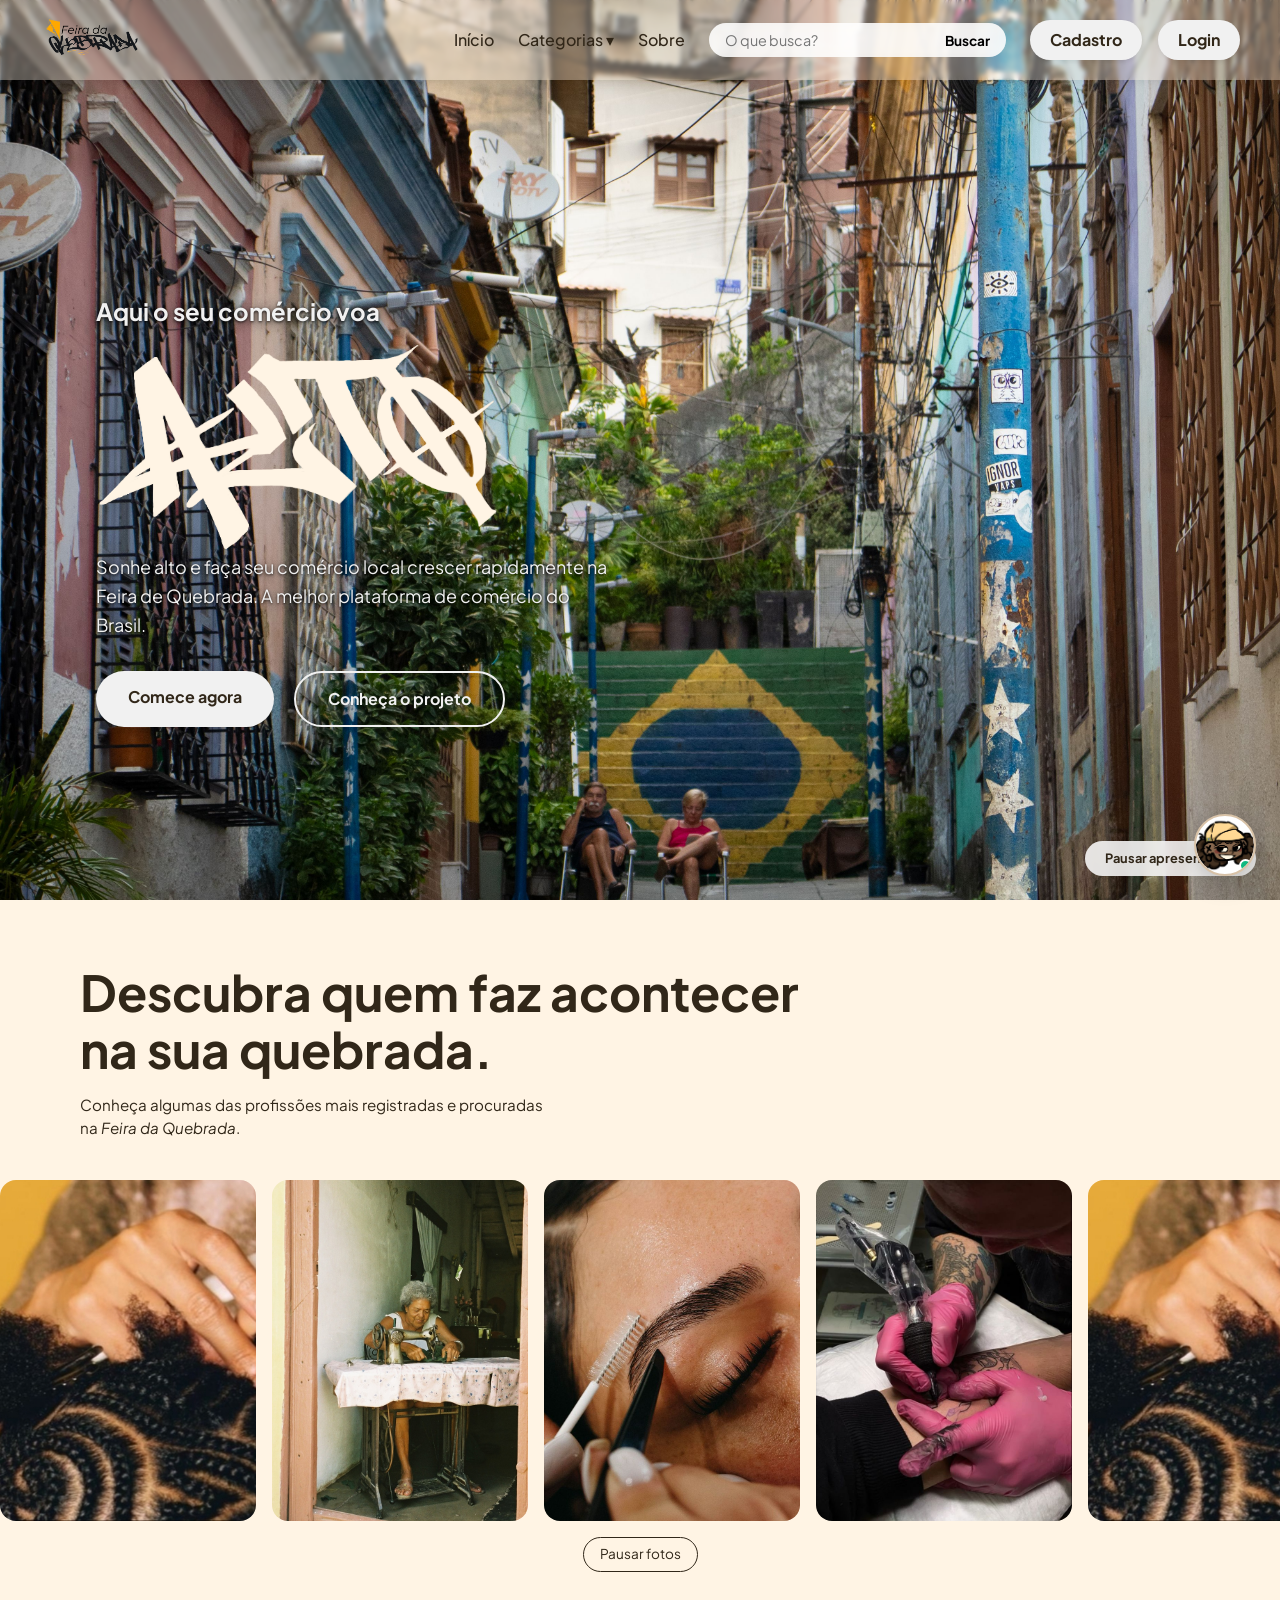
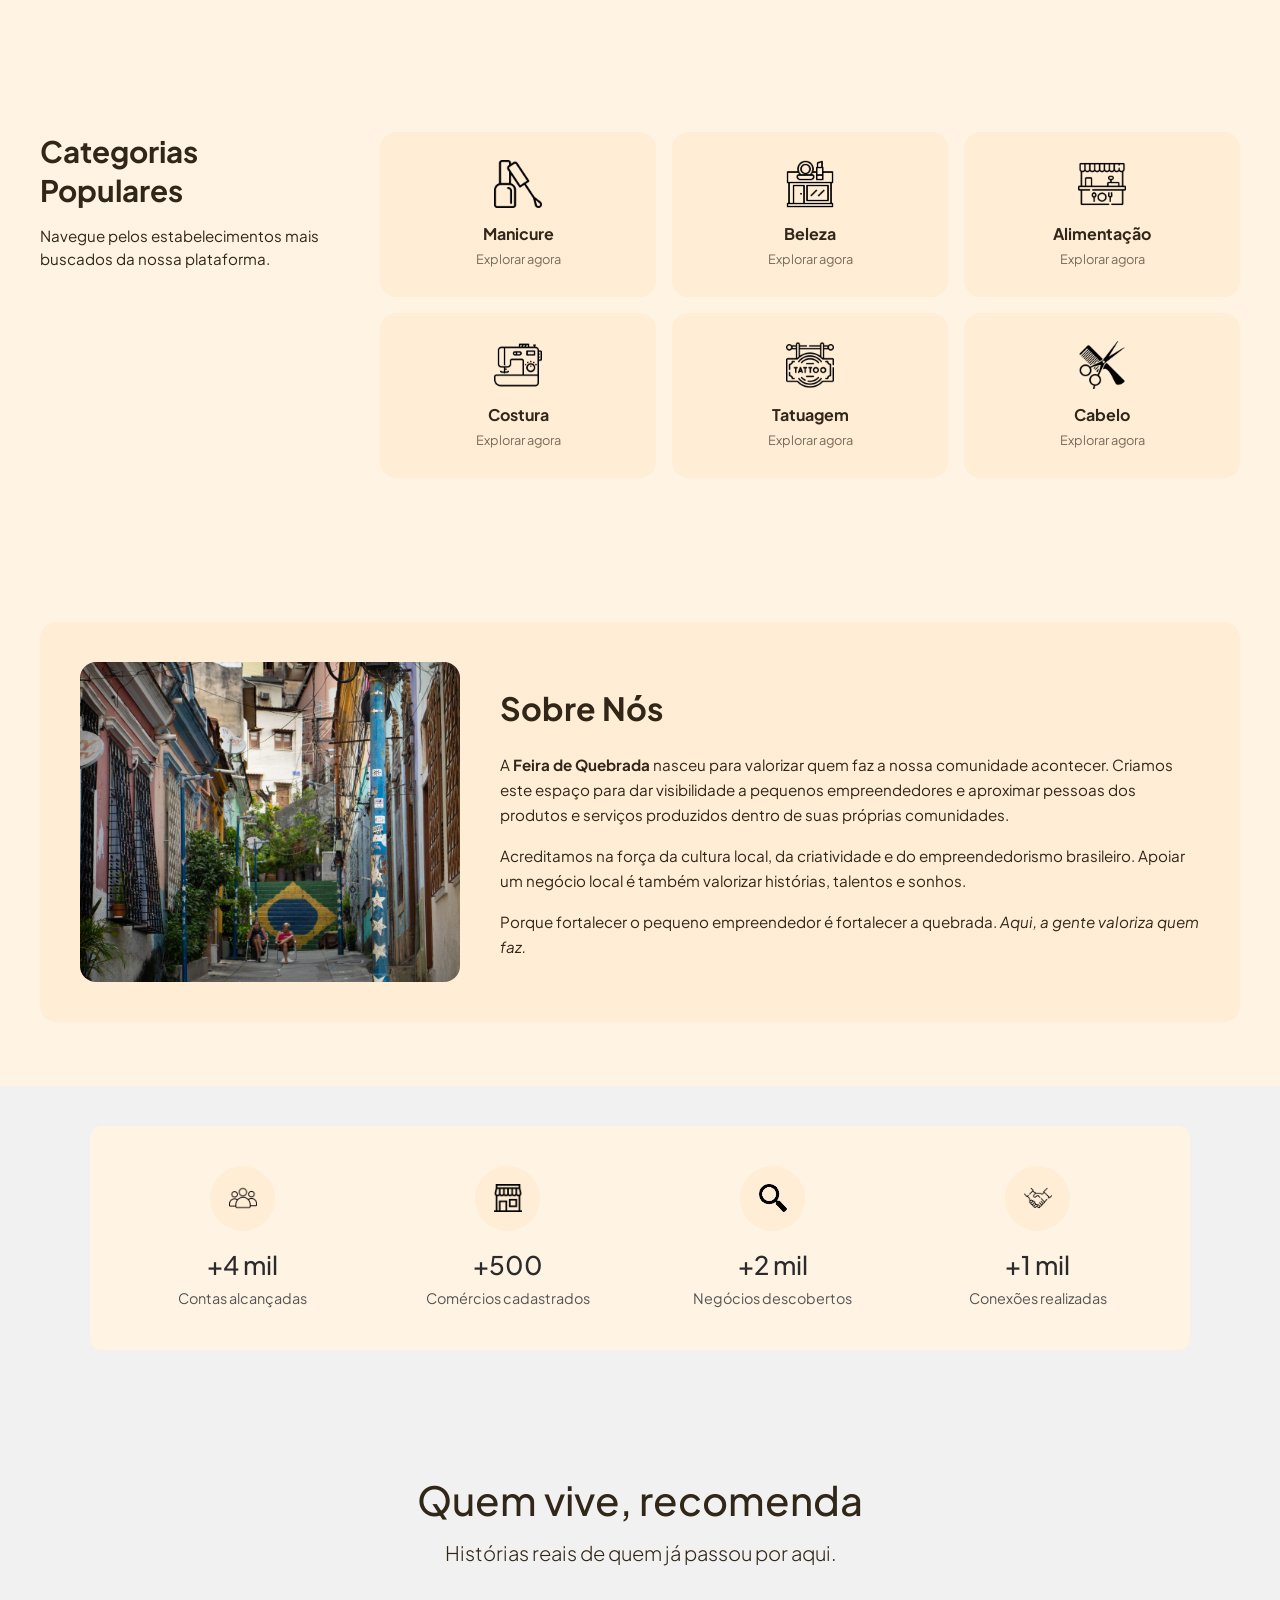
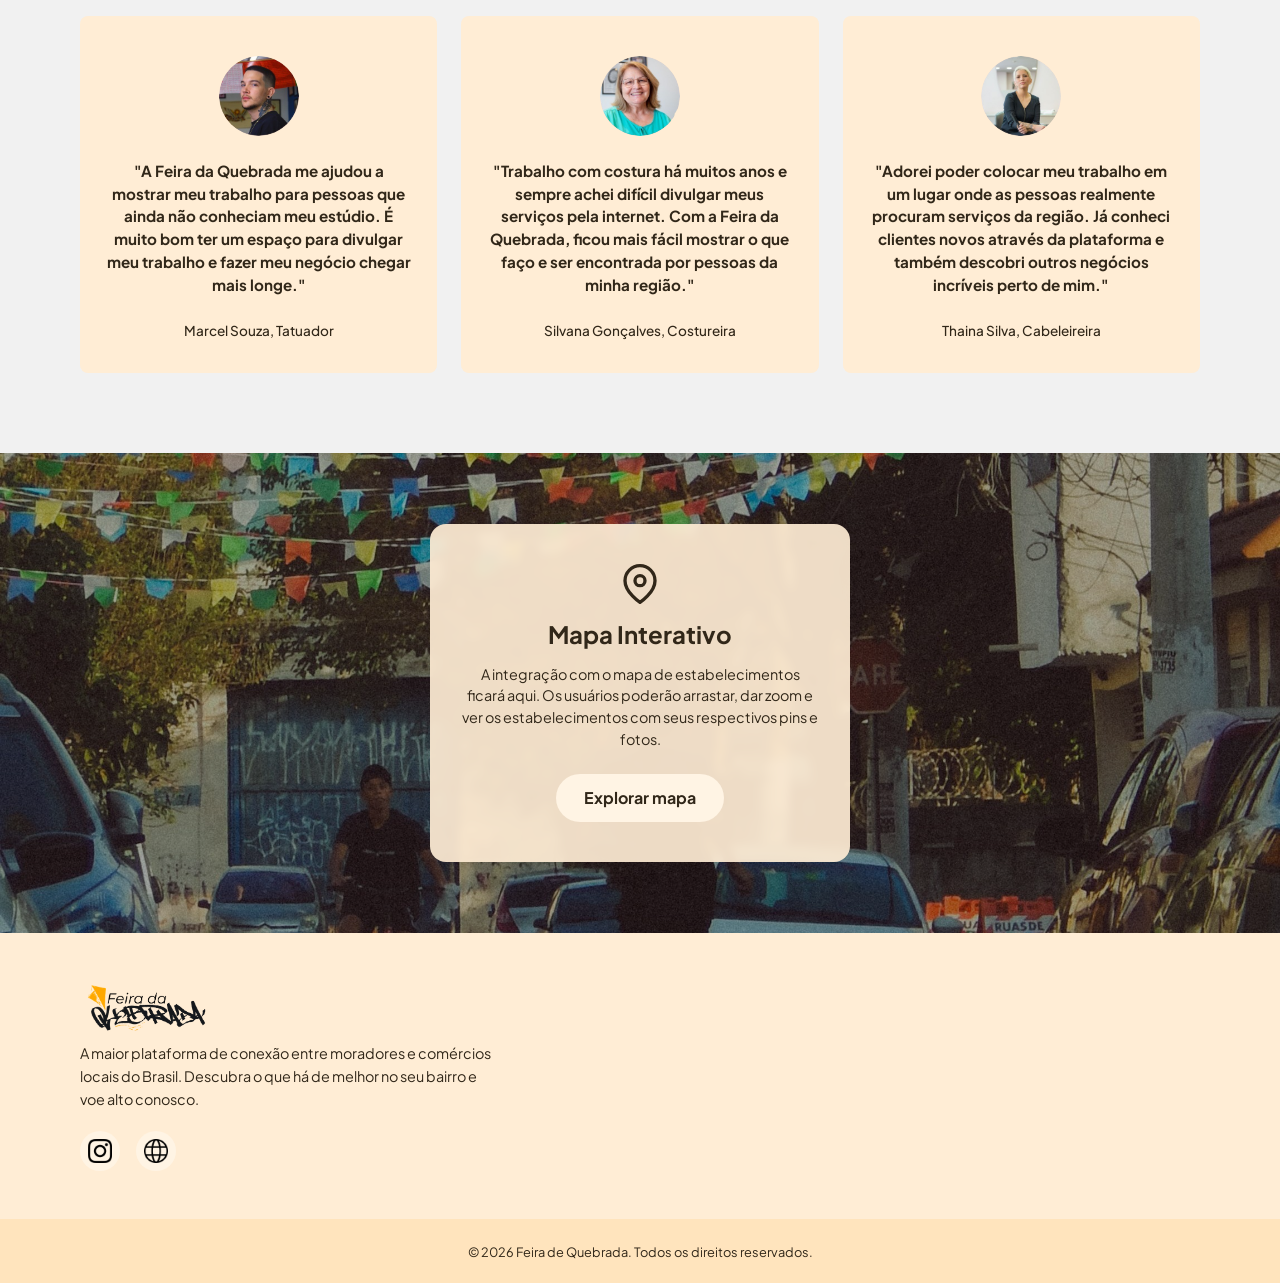
<file: index.html>
<!DOCTYPE html>
<html lang="pt-BR">
<head>
    <!-- ========================================== -->
    <!-- METADADOS E CONFIGURAÇÕES GLOBAIS          -->
    <!-- ========================================== -->
    <meta charset="UTF-8">
    <meta name="viewport" content="width=device-width, initial-scale=1.0">

    <title>Feira de Quebrada | Comércios e serviços locais do seu bairro</title>
    <meta name="description" content="Descubra comércios, profissionais e serviços locais perto de você na Feira de Quebrada, a plataforma que conecta moradores e pequenos empreendedores do Brasil.">

    <!-- ========================================== -->
    <!-- OPEN GRAPH (COMPARTILHAMENTO EM REDES)     -->
    <!-- ========================================== -->
    <meta property="og:title" content="Feira de Quebrada">
    <meta property="og:description" content="A plataforma que conecta moradores aos comércios e serviços locais do seu bairro.">
    <meta property="og:image" content="imagens/capa1.jpeg">
    <meta property="og:type" content="website">

    <!-- ========================================== -->
    <!-- FONTES EXTERNAS                            -->
    <!-- ========================================== -->
    <link rel="preconnect" href="https://fonts.googleapis.com">
    <link rel="preconnect" href="https://fonts.gstatic.com" crossorigin>
    <link href="https://fonts.googleapis.com/css2?family=DM+Sans:opsz,wght@9..40,100..1000&display=swap" rel="stylesheet">

    <!-- ========================================== -->
    <!-- ESTILOS (CSS)                              -->
    <!-- ========================================== -->
    <link rel="stylesheet" href="styles/styleinicio.css">
    <link rel="stylesheet" href="styles/chat.css">
    <link rel="stylesheet" href="styles/mapa.css">
    

    <!-- ========================================== -->
    <!-- SCRIPTS (JS)                               -->
    <!-- ========================================== -->
    <script src="scripts/inicio.js" defer></script>
    <script src="scripts/chat.js" defer></script>
    <script src="scripts/mapa.js" defer></script>
</head>
<body>

    <!-- ========================================== -->
    <!-- CABEÇALHO PRINCIPAL E NAVEGAÇÃO            -->
    <!-- ========================================== -->
    <header class="cabecalho-principal">
        <a href="index.html" class="logo">
            <img src="imagens/logo.png" alt="Logo da Feira de Quebrada">
        </a>

        <!-- Botão do menu sanduíche (visível apenas no celular) -->
        <button id="btn-menu-mobile" class="btn-menu-mobile" aria-label="Abrir menu">☰</button>

        <!-- Overlay escuro que fica atrás do menu -->
        <div id="overlay-menu" class="overlay-menu"></div>

        <!-- Container do menu lateral (Off-canvas) -->
        <div id="menu-colapsavel" class="menu-colapsavel">
            
            <!-- Botão Fechar (X) -->
            <button id="btn-fechar-menu" class="btn-fechar-menu" aria-label="Fechar menu">✕</button>

            <nav aria-label="Navegação principal">
                <ul>
                    <li><a href="index.html">Início</a></li>
                    
                    <li class="menu-dropdown">
                        <a href="#" id="btn-categorias" aria-expanded="false" aria-controls="lista-categorias">Categorias ▾</a>
                        <ul id="lista-categorias" class="dropdown-balao escondido">
                            <li><a href="pages/filtro.html?categoria=alimentacao">Alimentação</a></li>
                            <li><a href="pages/filtro.html?categoria=assistencia">Assistência Téc.</a></li>
                            <li><a href="pages/filtro.html?categoria=beleza">Beleza</a></li>
                            <li><a href="pages/filtro.html?categoria=cabelo">Cabelo</a></li>
                            <li><a href="pages/filtro.html?categoria=costura">Costura</a></li>
                            <li><a href="pages/filtro.html?categoria=festas">Festas</a></li>
                            <li><a href="pages/filtro.html?categoria=fretes">Fretes</a></li>
                            <li><a href="pages/filtro.html?categoria=manicure">Manicure</a></li>
                            <li><a href="pages/filtro.html?categoria=obras">Obras</a></li>
                            <li><a href="pages/filtro.html?categoria=tatuagem">Tatuagem</a></li>
                        </ul>
                    </li>
                    <li><a href="pages/sobre.html">Sobre</a></li>
                </ul>
            </nav>

            <search>
                <form role="search">
                    <input type="search" placeholder="O que busca?" aria-label="Buscar produtos ou serviços">
                    <button type="submit">Buscar</button>
                </form>
            </search>

            <nav class="auth-acoes" aria-label="Acesso à conta">
                <a href="pages/cadastro.html" class="btn-link">Cadastro</a>
                <a href="pages/login.html" class="btn-link">Login</a>
            </nav>
        </div>
    </header>


    <!-- ========================================== -->
    <!-- CONTEÚDO PRINCIPAL DA PÁGINA               -->
    <!-- ========================================== -->
    <main>

        <!-- Seção 1: Carrossel Hero -->
        <section class="hero-carrossel">
            <div class="carrossel-slides">
                <article class="slide">
                    <img src="imagens/rua.jpg" alt="Banner com caixotes coloridos de bebidas" fetchpriority="high">
                </article>
                <article class="slide">
                    <img src="imagens/capa2.jpg" alt="Banner mostrando uma rua com bandeirinhas do Brasil" loading="lazy">
                </article>
                <article class="slide">
                    <img src="imagens/capa3.jpg" alt="Banner mostrando a vista aérea do calçadão da praia de Copacabana" loading="lazy">
                </article>
            </div>

            <div class="hero-conteudo">
                <h1>Aqui o seu comércio voa</h1>
                <img src="imagens/altocreme.png" alt="Símbolo Alto" class="titulo-destaque-img">

                <p>
                    Sonhe alto e faça seu comércio local crescer rapidamente na Feira de Quebrada.
                    A melhor plataforma de comércio do Brasil.
                </p>

                <div class="hero-botoes">
                    <!-- Links atualizados para a pasta pages/ -->
                    <a href="pages/anunciar.html" class="btn-primario">Comece agora</a>
                    <a href="pages/contato.html" class="btn-secundario">Conheça o projeto</a>
                </div>
            </div>
        </section>

        <!-- Seção 2: Galeria de Profissões (Carrossel contínuo) -->
        <section class="secao-profissoes" aria-labelledby="titulo-profissoes">
            <div class="profissoes-container">
                <header class="profissoes-cabecalho">
                    <h2 id="titulo-profissoes">
                        Descubra quem faz acontecer<br>na sua quebrada.
                    </h2>
                    <p>
                        Conheça algumas das profissões mais registradas e
                        procuradas na <em>Feira da Quebrada</em>.
                    </p>
                </header>
            </div>

            <!-- Faixa de fotos que roda sozinha (o JS duplica os itens para o loop infinito) -->
            <div class="profissoes-carrossel" id="carrossel-profissoes">
                <ul class="profissoes-galeria" role="list">
                    <li class="galeria-item">
                        <figure>
                            <img src="imagens/trancista.jpg" alt="Profissional trancista fazendo tranças nagô" loading="lazy">
                        </figure>
                    </li>
                    <li class="galeria-item">
                        <figure>
                            <img src="imagens/costureira.jpg" alt="Costureira trabalhando em máquina manual" loading="lazy">
                        </figure>
                    </li>
                    <li class="galeria-item">
                        <figure>
                            <img src="imagens/sobrancelha.jpg" alt="Profissional realizando alinhamento de sobrancelhas" loading="lazy">
                        </figure>
                    </li>
                    <li class="galeria-item">
                        <figure>
                            <img src="imagens/tatuador.jpg" alt="Tatuador aplicando tatuagem" loading="lazy">
                        </figure>
                    </li>
                </ul>
            </div>
        </section>

        <!-- Seção 3: Categorias Populares -->
        <section class="secao-categorias" aria-labelledby="titulo-categorias">
            <div class="categorias-container">
                <header class="categorias-cabecalho">
                    <h2 id="titulo-categorias">Categorias Populares</h2>
                    <p>Navegue pelos estabelecimentos mais buscados da nossa plataforma.</p>
                </header>
                <ul class="categorias-lista" role="list">
                    <!-- Links atualizados para a pasta pages/ e ícones para a pasta icones/ -->
                    <li class="categoria-card">
                        <a href="pages/filtro.html?categoria=manicure">
                            <img src="icones/iconemanicure.png" alt="" aria-hidden="true" width="48" height="48">
                            <h3>Manicure</h3>
                            <span>Explorar agora</span>
                        </a>
                    </li>
                    <li class="categoria-card">
                        <a href="pages/filtro.html?categoria=beleza">
                            <img src="icones/iconebeleza.png" alt="" aria-hidden="true" width="48" height="48">
                            <h3>Beleza</h3>
                            <span>Explorar agora</span>
                        </a>
                    </li>
                    <li class="categoria-card">
                        <a href="pages/filtro.html?categoria=alimentacao">
                            <img src="icones/iconealimentacao.png" alt="" aria-hidden="true" width="48" height="48">
                            <h3>Alimentação</h3>
                            <span>Explorar agora</span>
                        </a>
                    </li>
                    <li class="categoria-card">
                        <a href="pages/filtro.html?categoria=costura">
                            <img src="icones/iconecostura.png" alt="" aria-hidden="true" width="48" height="48">
                            <h3>Costura</h3>
                            <span>Explorar agora</span>
                        </a>
                    </li>
                    <li class="categoria-card">
                        <a href="pages/filtro.html?categoria=tatuagem">
                            <img src="icones/iconetatuagem.png" alt="" aria-hidden="true" width="48" height="48">
                            <h3>Tatuagem</h3>
                            <span>Explorar agora</span>
                        </a>
                    </li>
                    <li class="categoria-card">
                        <a href="pages/filtro.html?categoria=cabelo">
                            <img src="icones/iconecabelo.png" alt="" aria-hidden="true" width="48" height="48">
                            <h3>Cabelo</h3>
                            <span>Explorar agora</span>
                        </a>
                    </li>
                </ul>
            </div>
        </section>

        <!-- Seção 4: Institucional (Sobre Nós) -->
        <section class="secao-sobre" aria-labelledby="titulo-sobre">
            <div class="sobre-container">
                <figure class="sobre-foto">
                    <img src="imagens/beco.jpg" alt="Beco com a bandeira do Brasil">
                </figure>
                <article class="sobre-texto">
                    <h2 id="titulo-sobre">Sobre Nós</h2>
                    <p>A <strong>Feira de Quebrada</strong> nasceu para valorizar quem faz a nossa comunidade acontecer. Criamos este espaço para dar visibilidade a pequenos empreendedores e aproximar pessoas dos produtos e serviços produzidos dentro de suas próprias comunidades.</p>
                    <p>Acreditamos na força da cultura local, da criatividade e do empreendedorismo brasileiro. Apoiar um negócio local é também valorizar histórias, talentos e sonhos.</p>
                    <p>Porque fortalecer o pequeno empreendedor é fortalecer a quebrada. <em>Aqui, a gente valoriza quem faz.</em></p>
                </article>
            </div>
        </section>

         <!-- Seção 5: Dados Estatísticos -->
        <div class="container-dados">
            <section class="dados">
                <div class="contas">
                    <div class="icone-bg">
                        <img src="../icones/pessoas.png" alt="Ícone de Contas Alcançadas">
                    </div>
                    <h3>+4 mil</h3>
                    <p>Contas alcançadas</p>
                </div>
                <div class="contas">
                    <div class="icone-bg">
                        <img src="../icones/comprar.png" alt="Ícone de Comércios">
                    </div>
                    <h3>+500</h3>
                    <p>Comércios cadastrados</p>
                </div>
                <div class="contas">
                    <div class="icone-bg">
                        <img src="/icones/lupa.png" alt="Ícone de Buscas">
                    </div>
                    <h3>+2 mil</h3>
                    <p>Negócios descobertos</p>
                </div>
                <div class="contas">
                    <div class="icone-bg">
                        <img src="/icones/aperto.png" alt="Ícone de Conexões">
                    </div>
                    <h3>+1 mil</h3>
                    <p>Conexões realizadas</p>
                </div>
            </section>
        </div>

<!-- Seção 6: Depoimentos (Quem vive, recomenda) -->
<section class="coment">
    <div class="headerdepoimentos">
        <h2>Quem vive, recomenda</h2>
        <p>Histórias reais de quem já passou por aqui.</p>
    </div>

    <div class="card-container">
        <!--Coment1-->
        <article class="card">
            <div class="avatar-container">
                <img src="../imagens/tatuadorcoment.png" alt="Tatuador" class="avatar">
            </div>
            <blockquote class="quote">
                "A Feira da Quebrada me ajudou a mostrar meu trabalho para pessoas que ainda não conheciam meu estúdio. É muito bom ter um espaço para divulgar meu trabalho e fazer meu negócio chegar mais longe."
            </blockquote>
            <p class="autor"> Marcel Souza, Tatuador</p>
        </article>

        <!--Coment2-->
        <article class="card">
            <div class="avatar-container">
                <img src="../imagens/costureiracoment.png" alt="Costureira" class="avatar">
            </div>
            <blockquote class="quote">
                "Trabalho com costura há muitos anos e sempre achei difícil divulgar meus serviços pela internet. Com a Feira da Quebrada, ficou mais fácil mostrar o que faço e ser encontrada por pessoas da minha região."
            </blockquote>
            <p class="autor"> Silvana Gonçalves, Costureira</p>
        </article>

        <!--Coment3-->
        <article class="card">
            <div class="avatar-container">
                <img src="../imagens/cabeleireiracoment.png" alt="Cabeleireira" class="avatar">
            </div>
            <blockquote class="quote">
                "Adorei poder colocar meu trabalho em um lugar onde as pessoas realmente procuram serviços da região. Já conheci clientes novos através da plataforma e também descobri outros negócios incríveis perto de mim."
            </blockquote>
            <p class="autor"> Thaina Silva, Cabeleireira</p>
        </article>
    </div>
</section>

        <!-- Seção 7: Mapa Interativo -->
        <section class="secao-mapa" aria-labelledby="titulo-mapa">
            <div class="mapa-card">
                <div class="mapa-icone">
                    <svg width="40" height="40" viewBox="0 0 24 24" fill="none" stroke="currentColor" stroke-width="2" stroke-linecap="round" stroke-linejoin="round">
                        <path d="M21 10c0 7-9 13-9 13s-9-6-9-13a9 9 0 0 1 18 0z"></path>
                        <circle cx="12" cy="10" r="3"></circle>
                    </svg>
                </div>
                <h2 id="titulo-mapa">Mapa Interativo</h2>
                <p>A integração com o mapa de estabelecimentos ficará aqui. Os usuários poderão arrastar, dar zoom e ver os estabelecimentos com seus respectivos pins e fotos.</p>
                <!-- Link corrigido para a pasta pages/ -->
                <a href="pages/mapa.html" class="btn-mapa">Explorar mapa</a>
            </div>
        </section>

    </main>

<!-- ================= CHATBOT ================= -->
<div class="chat-wrapper" id="chatWrapper">
  
  <div class="widget hidden" id="chatWidget">
    <div class="header">
      <div class="persona-info">
        <div class="avatar-header">
          <img src="imagens/fey.png" alt="Jessica Avatar">
          <span class="online-dot"></span>
        </div>
        <div class="persona-details">
          <span class="persona-nome">Fey</span>
          <span class="persona-status">Atendimento • </span>
        </div>
      </div>
      <button id="closeChat" class="close-btn" aria-label="Fechar Chat">&times;</button>
    </div>

    <div class="chat" id="chatBox"></div>

    <div class="composer">
      <input class="message" type="text" placeholder="Digite uma mensagem..." id="chatInput">
      <button class="submit_message" id="submitBtn" aria-label="Enviar">
        <svg width="18" height="18" viewBox="0 0 24 24" fill="none" stroke="currentColor" stroke-width="2.5" stroke-linecap="round" stroke-linejoin="round">
          <line x1="22" y1="2" x2="11" y2="13"></line>
          <polygon points="22 2 15 22 11 13 2 9 22 2"></polygon>
        </svg>
      </button>
    </div>
  </div>

<button id="chatToggle" class="chat-toggle-btn" aria-label="Abrir Chat">
  
  <div class="chat-help-tooltip" id="chatHelpTooltip">
    <span>Precisa de ajuda? 💬</span>
  </div>

  <div class="avatar-toggle">
    <img src="imagens/fey.png" alt="Jessica">
    <span class="status-indicator"></span>
  </div>
</button>

</div>

    <!-- Rodapé: identidade da marca, redes sociais e informações legais -->
    <footer class="rodape-principal">
        <div class="rodape-container">

            <div class="rodape-marca">
                <a href="inicio.html" class="rodape-logo-link">
                    <img src="imagens/logo.png" alt="Feira de Quebrada" width="140" height="auto">
                </a>
                <p>
                    A maior plataforma de conexão entre moradores e comércios locais do Brasil.
                    Descubra o que há de melhor no seu bairro e voe alto conosco.
                </p>

                <nav class="rodape-redes" aria-label="Redes sociais e contato externo">
                    <ul role="list">
                        <li>
                            <a href="https://www.instagram.com/feiradaquebrada" target="_blank" rel="noopener noreferrer" aria-label="Acessar nosso perfil no Instagram">
                                <img src="icones/iconeinstagram.png" alt="" aria-hidden="true" width="24" height="24">
                            </a>
                        </li>
                        <li>
                            <a href="mailto:feiradaquebrada@gmail.com" aria-label="Nos envie um email">
                                <img src="icones/iconerede.png" alt="" aria-hidden="true" width="24" height="24">
                            </a>
                        </li>
                    </ul>
                </nav>
            </div>

        </div>

        <div class="rodape-copyright">
            <p>
                <small>&copy; 2026 Feira de Quebrada. Todos os direitos reservados.</small>
            </p>
        </div>
    </footer>

</body>
</html>
</file>
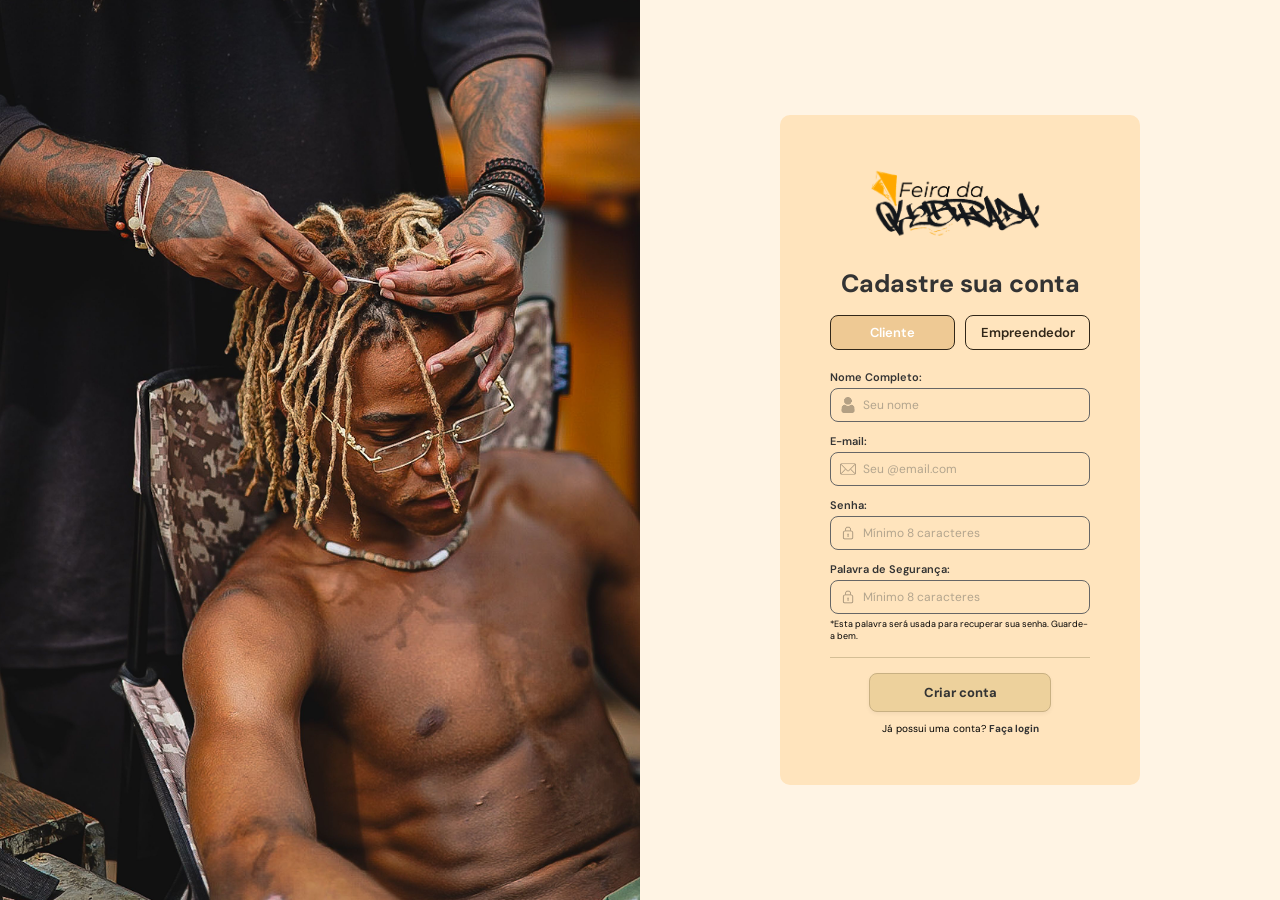
<file: pages/cadastro.html>
<!DOCTYPE html>
<html lang="pt-br">
<head>
    <meta charset="UTF-8">
    <meta name="viewport" content="width=device-width, initial-scale=1.0">
    <link rel="preconnect" href="https://fonts.gstatic.com" crossorigin>
    <link href="https://fonts.googleapis.com/css2?family=DM+Sans:ital,opsz,wght@0,9..40,100..1000;1,9..40,100..1000&family=Poppins:ital,wght@0,100;0,200;0,300;0,400;0,500;0,600;0,700;0,800;0,900;1,100;1,200;1,300;1,400;1,500;1,600;1,700;1,800;1,900&family=Roboto:ital,wght@0,100..900;1,100..900&display=swap" rel="stylesheet">
    <link rel="stylesheet" href="../styles/cadastro.css">
    <title>Cadastro Cliente </title>
</head>
<body>
    <div class="container">
        <div class="image-container">
            <img id="imagem-cadastro" src="../imagens/trancista.png" alt="Imagem de cadastro">
        </div>

        <div class="form-wrapper">
            <div class="card">
                <div class="logo">
                    <img src="../imagens/logo.png" alt="Logo da Feira de Quebrada">
                </div>
                <div class="subtitulo">Cadastre sua conta</div>

                <div class="usuario">
                    <button type="button" class="btn-perfil ativo" id="btn-cliente">
                        Cliente
                    </button>

                    <button type="button" class="btn-perfil" id="btn-empreendedor">
                        Empreendedor
                    </button>
                </div>

                <form class="form-cliente">
                    <div class="input-group">
                        <label for="name">Nome Completo:</label>
                        <div class="input-box">
                            <img src="../icones/do-utilizador 1.png">
                            <input type="text" id="name" placeholder="Seu nome" required>
                        </div>
                    </div>

                    <div class="input-group">
                        <label for="email">E-mail:</label>
                        <div class="input-box">
                            <img src="../icones/e-mail 1.png">
                            <input type="email" id="email" placeholder="Seu @email.com" required>
                        </div>
                    </div>

                   


                    <div class="input-group">
                        <label for="password">Senha:</label>
                        <div class="input-box">
                            <img src="../icones/trancar 5.png">
                            <input type="password" id="password" placeholder="Mínimo 8 caracteres" required>
                        </div>
                    </div>

                    <div class="input-group">
                        <label for="palavra-seguranca">Palavra de Segurança:</label>

                        <div class="input-box">
                            <img src="../icones/trancar 5.png">
                            <input type="password" id="palavra-seguranca" placeholder="Mínimo 8 caracteres" required>
                        </div>

                        <small>*Esta palavra será usada para recuperar sua senha. Guarde-a bem.</small>
                    </div>
                    <hr>

                    <button type="submit" class="btn-submit"> Criar conta</button>
                    <p class="login-link">Já possui uma conta? <a href="../pages/login.html">Faça login</a></p>
    
                </form>

                <form class="form-empreendedor">
                    
                     <div class="input-group">
                        <label for="name">Nome do Titular:</label>
                        <div class="input-box">
                            <img src="../icones/do-utilizador 1.png">
                            <input type="text" id="name" placeholder="Seu nome" required>
                        </div>
                    </div>

                    <div class="input-group">
                        <label for="email">E-mail:</label>
                        <div class="input-box">
                            <img src="../icones/e-mail 1.png">
                            <input type="email" id="email" placeholder="Seu @email.com" required>
                        </div>
                    </div>

                   


                    <div class="input-group">
                        <label for="password">Senha:</label>
                        <div class="input-box">
                            <img src="../icones/trancar 5.png">
                            <input type="password" id="password" placeholder="Mínimo 8 caracteres" required>
                        </div>
                    </div>

                    <div class="input-group">
                        <label for="palavra-seguranca">Palavra de Segurança:</label>

                        <div class="input-box">
                            <img src="../icones/trancar 5.png">
                            <input type="password" id="palavra-seguranca" placeholder="Mínimo 8 caracteres" required>
                        </div>

                        <small>*Esta palavra será usada para recuperar sua senha. Guarde-a bem.</small>
                    </div>
                    <hr>

                    <button type="submit" class="btn-submit"> Criar conta</button>
                    <p class="login-link">Já possui uma conta? <a href="../pages/login.html">Faça login</a></p>
    

                </form>
            </div>
        </div>
    </div>

    <script src="../scripts/cadastro.js"></script>
</body>
</html>
</file>
<file: styles/styleinicio.css>
/* =======================================================================
 * ESTILOS GLOBAIS E PÁGINA INICIAL (INDEX)
 * ======================================================================= */

/* ==========================================
 * 1. FONTES E VARIÁVEIS GLOBAIS
 * ========================================== */
@import url('https://fonts.googleapis.com/css2?family=DM+Sans:ital,opsz,wght@0,9..40,400;0,9..40,500;0,9..40,700;1,9..40,400&display=swap');

:root {
    /* Tipografia */
    --fonte-principal: 'DM Sans', -apple-system, BlinkMacSystemFont, "Segoe UI", Roboto, sans-serif;

    /* Paleta de cores */
    --cor-fundo-creme: #FFF4E4;
    --cor-card-bege: #FFEDD5;
    --cor-texto-primario: #312719;
    --cor-texto-secundario: #312719;
    --cor-bege-destaque: #FFE4BD;
    --cor-branco-puro: #f1f1f1;

    /* Medidas */
    --largura-maxima-conteudo: 1200px;
    --raio-borda-padrao: 16px;
    --transicao-padrao: 0.25s ease-in-out;
}

/* Reset global */
*,
*::before,
*::after {
    margin: 0;
    padding: 0;
    box-sizing: border-box;
}

html {
    scroll-behavior: smooth;
}

body {
    font-family: var(--fonte-principal);
    font-size: 16px;
    line-height: 1.5;
    color: var(--cor-texto-primario);
    background-color: var(--cor-branco-puro);
    -webkit-font-smoothing: antialiased;
    -moz-osx-font-smoothing: grayscale;
}

ul, ol {
    list-style: none;
}

a {
    text-decoration: none;
    color: inherit;
}

img {
    display: block;
    max-width: 100%;
    height: auto;
}

button, input {
    font-family: inherit;
    font-size: inherit;
}

/* Acessibilidade: Indicador de foco */
a:focus-visible,
button:focus-visible,
input:focus-visible {
    outline: 3px solid var(--cor-texto-primario);
    outline-offset: 3px;
    border-radius: 4px;
}

/* Acessibilidade: Movimento reduzido */
@media (prefers-reduced-motion: reduce) {
    html {
        scroll-behavior: auto;
    }
    *, *::before, *::after {
        animation-duration: 0.01ms !important;
        animation-iteration-count: 1 !important;
        transition-duration: 0.01ms !important;
        scroll-behavior: auto !important;
    }
}

/* ==========================================
 * 2. CABEÇALHO (HEADER) E MENU SANDUÍCHE
 * ========================================== */
header.cabecalho-principal {
    position: fixed;
    top: 0;
    left: 0;
    width: 100%;
    z-index: 100;
    display: flex;
    align-items: center;
    justify-content: space-between;
    gap: 1.5rem;
    padding: 1rem 2.5rem;
    background-color: rgba(255, 244, 228, 0.35);
    backdrop-filter: blur(2px);
    -webkit-backdrop-filter: blur(2px);
    box-shadow: 0 2px 10px rgba(0, 0, 0, 0.08);
    transition: background-color var(--transicao-padrao), backdrop-filter var(--transicao-padrao);
    flex-wrap: wrap; /* Permite que o menu desça no mobile */
}

/* Botão do menu escondido no Desktop */
.btn-menu-mobile {
    display: none;
    background: transparent;
    border: none;
    font-size: 1.8rem;
    color: var(--cor-texto-primario);
    cursor: pointer;
}

.menu-colapsavel {
    display: flex;
    align-items: center;
    gap: 1.5rem;
    width: 100%;
    justify-content: flex-end;
    flex: 1; /* Ocupa o espaço restante ao lado da logo */
}

header.cabecalho-principal.header-escuro {
    background-color: rgba(49, 39, 25, 0.85);
    backdrop-filter: blur(10px);
    -webkit-backdrop-filter: blur(10px);
}

header.cabecalho-principal.header-escuro nav a { color: var(--cor-branco-puro); }
header.cabecalho-principal.header-escuro nav a:hover { color: var(--cor-bege-destaque); }
header.cabecalho-principal.header-escuro .btn-menu-mobile { color: var(--cor-branco-puro); } /* Menu branco no escuro */

header.cabecalho-principal.header-escuro a:focus-visible,
header.cabecalho-principal.header-escuro button:focus-visible,
header.cabecalho-principal.header-escuro input:focus-visible {
    outline-color: var(--cor-branco-puro);
}

.logo img {
    height: 48px;
    width: auto;
    object-fit: contain;
}

header.cabecalho-principal nav ul {
    display: flex;
    gap: 1.5rem;
}

header.cabecalho-principal nav a {
    font-weight: 500;
    color: var(--cor-texto-primario);
    transition: color var(--transicao-padrao);
}

header.cabecalho-principal nav a:hover {
    color: var(--cor-texto-primario);
    opacity: 0.7;
}

header.cabecalho-principal form[role="search"] {
    display: flex;
    align-items: center;
    background-color: rgba(255, 255, 255, 0.85);
    border-radius: 9999px;
    padding: 0.5rem 1rem;
    backdrop-filter: blur(4px);
    -webkit-backdrop-filter: blur(4px);
}

header.cabecalho-principal form[role="search"] input {
    border: none;
    background: transparent;
    font-size: 0.9rem;
    width: 220px;
}

header.cabecalho-principal form[role="search"] button {
    border: none;
    background: transparent;
    cursor: pointer;
    font-size: 0.85rem;
    font-weight: 700;
}

/* AJUSTE DOS BOTÕES DE LOGIN E CADASTRO */
.auth-acoes {
    display: flex;
    align-items: center;
    gap: 1rem;
}

.auth-acoes .btn-link {
    background-color: var(--cor-branco-puro);
    color: var(--cor-texto-primario) !important;
    padding: 0.5rem 1.25rem;
    border-radius: 9999px;
    font-weight: 700;
    box-shadow: 0 2px 4px rgba(0, 0, 0, 0.08);
    transition: transform var(--transicao-padrao), box-shadow var(--transicao-padrao);
}

.auth-acoes .btn-link:hover {
    transform: translateY(-2px);
    box-shadow: 0 4px 8px rgba(0, 0, 0, 0.12);
}

/* ==========================================
 * COMPORTAMENTO DO HEADER NO MOBILE (OFF-CANVAS)
 * ========================================== */
/* Fundo escuro atrás do menu lateral */
.overlay-menu {
    position: fixed;
    top: 0;
    left: 0;
    width: 100vw;
    height: 100vh;
    background-color: rgba(0, 0, 0, 0.6);
    z-index: 150;
    opacity: 0;
    visibility: hidden;
    transition: opacity 0.3s ease, visibility 0.3s ease;
}

.overlay-menu.ativo {
    opacity: 1;
    visibility: visible;
}

/* Botão Fechar (X) escondido no PC */
.btn-fechar-menu {
    display: none; 
}

@media (max-width: 900px) {
    header.cabecalho-principal {
        padding: 1rem;
    }

    /* Remove o blur no mobile: ele quebra o position:fixed do menu */
    header.cabecalho-principal,
    header.cabecalho-principal.header-escuro {
        backdrop-filter: none;
        -webkit-backdrop-filter: none;
    }
    header.cabecalho-principal { background-color: rgba(255, 244, 228, 0.92); }
    header.cabecalho-principal.header-escuro { background-color: rgba(49, 39, 25, 0.95); }

    .btn-menu-mobile { display: block; }

    .overlay-menu {
        inset: 0;
        width: 100%;
        height: 100%;
        touch-action: none;
    }

    .menu-colapsavel {
        position: fixed;
        top: 0;
        right: 0;
        width: 85%;
        max-width: 320px;
        height: 100vh;
        height: 100dvh; /* altura real da tela no celular */
        background-color: var(--cor-branco-puro);
        z-index: 200;
        display: flex;
        flex-direction: column;
        justify-content: flex-start;
        align-items: stretch;
        padding: 0.75rem 1.25rem 1.25rem;
        gap: 1rem;
        box-shadow: -5px 0 20px rgba(0,0,0,0.15);
        transform: translateX(100%);
        visibility: hidden;
        transition: transform 0.35s cubic-bezier(0.4, 0, 0.2, 1), visibility 0.35s;
        overflow-y: auto;
        overscroll-behavior: contain; /* rolar o menu NÃO rola a página */
    }

    .menu-colapsavel.aberto {
        transform: translateX(0);
        visibility: visible;
    }

    /* Texto sempre escuro dentro do menu, mesmo com header escuro */
    header.cabecalho-principal.header-escuro .menu-colapsavel nav a,
    header.cabecalho-principal.header-escuro .menu-colapsavel nav a:hover,
    header.cabecalho-principal.header-escuro .menu-colapsavel .btn-fechar-menu,
    header.cabecalho-principal.header-escuro .menu-colapsavel form[role="search"] button {
        color: var(--cor-texto-primario) !important;
    }

    .btn-fechar-menu {
        display: block;
        align-self: flex-end;
        background: transparent;
        border: none;
        font-size: 1.6rem;
        line-height: 1;
        font-weight: bold;
        color: var(--cor-texto-primario);
        cursor: pointer;
        padding: 10px;
        margin-right: -10px;
    }

    header.cabecalho-principal nav ul {
        flex-direction: column;
        align-items: flex-start;
        gap: 1rem;
        width: 100%;
    }

    header.cabecalho-principal form[role="search"] {
        width: 100%;
        margin: 0;
        background-color: #fff;
    }
    header.cabecalho-principal form[role="search"] input { width: 100%; }

    /* Login e Cadastro lado a lado, logo abaixo da busca */
    .auth-acoes {
        flex-direction: row;
        width: 100%;
        margin-top: 0;
        padding-top: 0;
        gap: 0.75rem;
    }
    .auth-acoes .btn-link {
        flex: 1;
        text-align: center;
        padding: 0.6rem 0.5rem;
        border: 1px solid rgba(49, 39, 25, 0.15);
    }
}


/* ==========================================
 * 3. MENU DROPDOWN (BALÃO DE CATEGORIAS)
 * ========================================== */
.menu-dropdown {
    position: relative; 
}

.dropdown-balao {
    position: absolute;
    top: 150%; 
    left: 0;
    background-color: var(--cor-branco-puro);
    min-width: 220px; 
    border-radius: var(--raio-borda-padrao);
    box-shadow: 0 4px 12px rgba(0, 0, 0, 0.15); 
    padding: 0.5rem 0;
    display: flex;
    flex-direction: column;
    z-index: 200; 
    transition: opacity var(--transicao-padrao), transform var(--transicao-padrao);
    max-height: 220px; 
    overflow-y: auto; 
}

.dropdown-balao::-webkit-scrollbar { width: 6px; }
.dropdown-balao::-webkit-scrollbar-track { background: var(--cor-branco-puro); border-radius: var(--raio-borda-padrao); }
.dropdown-balao::-webkit-scrollbar-thumb { background: #cccccc; border-radius: var(--raio-borda-padrao); }
.dropdown-balao::-webkit-scrollbar-thumb:hover { background: #aaaaaa; }

.dropdown-balao.escondido {
    display: none !important;
    opacity: 0;
    transform: translateY(-10px); 
}

.dropdown-balao.mostrar {
    display: flex !important;
    opacity: 1;
    transform: translateY(0);
}

.dropdown-balao li { width: 100%; }

.dropdown-balao a {
    display: block;
    padding: 0.75rem 1.5rem;
    font-size: 0.9rem;
    font-weight: 500;
    color: var(--cor-texto-primario) !important; 
}

.dropdown-balao a:hover {
    background-color: var(--cor-card-bege);
    opacity: 1 !important;
}

@media (max-width: 900px) {
    .dropdown-balao,
    .dropdown-balao.escondido,
    .dropdown-balao.mostrar {
        transform: none;
    }
    .dropdown-balao {
        position: static;
        width: 100%;
        min-width: 0;
        margin-top: 0.5rem;
        max-height: 160px;
        box-shadow: none;
        background-color: var(--cor-card-bege);
    }
}

/* ==========================================
 * 4. SEÇÃO HERO (CARROSSEL)
 * ========================================== */
.hero-carrossel {
    position: relative;
    width: 100%;
    min-height: 100vh;
    display: flex;
    align-items: center;
    padding-top: 120px;
    overflow: hidden;
    background-color: var(--cor-fundo-creme);
}

.carrossel-slides {
    position: absolute;
    top: 0;
    left: 0;
    width: 100%;
    height: 100%;
    z-index: 1;
}

.carrossel-slides .slide {
    position: absolute;
    top: 0;
    left: 0;
    width: 100%;
    height: 100%;
    opacity: 0;
    transition: opacity 0.8s ease-in-out;
}

.carrossel-slides .slide:first-child,
.carrossel-slides .slide.ativo {
    opacity: 1;
}

.carrossel-slides .slide img {
    width: 100%;
    height: 100%;
    object-fit: cover;
    object-position: center;
}

.carrossel-botao-pausa {
    position: absolute;
    z-index: 20;
    bottom: 1.5rem;
    right: 1.5rem;
    background-color: rgba(255, 255, 255, 0.85);
    backdrop-filter: blur(4px);
    -webkit-backdrop-filter: blur(4px);
    border: none;
    border-radius: 9999px;
    padding: 0.6rem 1.25rem;
    font-size: 0.8rem;
    font-weight: 700;
    color: var(--cor-texto-primario);
    cursor: pointer;
    transition: transform var(--transicao-padrao);
}

.carrossel-botao-pausa:hover {
    transform: translateY(-2px);
}

.hero-conteudo {
    position: relative;
    z-index: 10;
    max-width: 580px;
    margin-left: 5%;
    padding: 2rem;
}

.hero-conteudo h1,
.hero-conteudo p {
    color: var(--cor-branco-puro);
    text-shadow: 0 2px 12px rgba(0, 0, 0, 0.6), 0 1px 3px rgba(0, 0, 0, 0.8);
}

.hero-conteudo p {
    font-size: 1.125rem;
    line-height: 1.6;
    margin-bottom: 2rem;
}

.hero-botoes {
    display: flex;
    gap: 1.25rem;
}

.hero-botoes .btn-primario,
.hero-botoes .btn-secundario {
    display: inline-block;
    padding: 0.85rem 2rem;
    border-radius: 9999px;
    font-weight: 700;
    text-align: center;
    transition: transform var(--transicao-padrao), box-shadow var(--transicao-padrao);
}

.hero-botoes .btn-primario {
    background-color: var(--cor-branco-puro);
    color: var(--cor-texto-primario);
    box-shadow: 0 4px 6px rgba(0, 0, 0, 0.06);
}

.hero-botoes .btn-secundario {
    background-color: transparent;
    color: var(--cor-branco-puro);
    border: 2px solid var(--cor-branco-puro);
}

.hero-botoes a:hover {
    transform: translateY(-2px);
    box-shadow: 0 6px 12px rgba(0, 0, 0, 0.12);
}

@media (max-width: 900px) {
    .hero-carrossel { padding-top: 150px; } /* Ajuste pelo menu mobile */
    .hero-conteudo {
        margin-left: 0;
        padding: 1.5rem;
        text-align: center;
    }
    .hero-botoes {
        flex-direction: column;
        gap: 1rem;
        align-items: stretch;
    }
}

/* ==========================================
 * 5. SEÇÃO DE PROFISSÕES (CARROSSEL CONTÍNUO)
 * Texto em cima, faixa de fotos girando embaixo.
 * ========================================== */
.secao-profissoes {
    padding: 4rem 0 5rem;
    background-color: var(--cor-fundo-creme);
    overflow: hidden;                 /* nada vaza para os lados da página */
}

.profissoes-container {
    max-width: var(--largura-maxima-conteudo);
    margin: 0 auto 2.5rem;
    padding: 0 2.5rem;
}

.profissoes-cabecalho h2 {
    font-size: clamp(2rem, 4.5vw, 3.1rem);
    line-height: 1.15;
    margin-bottom: 1rem;
}

.profissoes-cabecalho p {
    font-size: 0.95rem;
    max-width: 30rem;
    color: var(--cor-texto-primario);
}

/* Faixa de fotos: ocupa a largura toda da tela */
.profissoes-carrossel {
    position: relative;
    width: 100%;
    overflow: hidden;
}

/* A "esteira" que se move. As variáveis são definidas pelo JS:
 *   --largura-set : largura de um conjunto de 4 fotos
 *   --duracao     : tempo de uma volta completa */
.profissoes-galeria {
    display: flex;
    width: max-content;
    animation: girar-fotos var(--duracao, 30s) linear infinite;
    will-change: transform;
}

.profissoes-carrossel:hover .profissoes-galeria,
.profissoes-carrossel:focus-within .profissoes-galeria,
.profissoes-carrossel.pausado .profissoes-galeria {
    animation-play-state: paused;
}

@keyframes girar-fotos {
    from { transform: translateX(0); }
    to   { transform: translateX(calc(-1 * var(--largura-set, 50%))); }
}

/* margin-right (e não gap) para o loop fechar sem "pulo" */
.galeria-item {
    flex: none;
    width: clamp(160px, 20vw, 260px);
    aspect-ratio: 3 / 4;
    margin-right: 1rem;
    border-radius: var(--raio-borda-padrao);
    overflow: hidden;
}

.galeria-item figure {
    width: 100%;
    height: 100%;
}

.galeria-item img {
    width: 100%;
    height: 100%;
    object-fit: cover;
    display: block;
    transition: transform var(--transicao-padrao);
}

.galeria-item:hover img {
    transform: scale(1.05);
}

/* Botão de pausa (acessibilidade) */
.carrossel-pausa-profissoes {
    display: block;
    margin: 1rem auto 0;
    padding: 0.4rem 1rem;
    font: inherit;
    font-size: 0.85rem;
    color: var(--cor-texto-primario);
    background: transparent;
    border: 1px solid currentColor;
    border-radius: 999px;
    cursor: pointer;
}

@media (max-width: 900px) {
    .profissoes-container { padding: 0 1.25rem; }
    .secao-profissoes { padding: 3rem 0 4rem; }
    .galeria-item { width: 55vw; max-width: 240px; }
}

/* Movimento reduzido: sem animação, o usuário arrasta/rola a faixa */
@media (prefers-reduced-motion: reduce) {
    .profissoes-carrossel { overflow-x: auto; }
    .profissoes-galeria { animation: none; }
}

/* ==========================================
 * 6. SEÇÃO DE CATEGORIAS POPULARES
 * ========================================== */
.secao-categorias {
    padding: 5rem 2.5rem;
    background-color: var(--cor-fundo-creme);
}

.categorias-container {
    max-width: var(--largura-maxima-conteudo);
    margin: 0 auto;
    display: grid;
    grid-template-columns: 300px 1fr;
    gap: 2.5rem;
    align-items: start;
}

.categorias-cabecalho h2 {
    font-size: 1.85rem;
    line-height: 1.3;
    margin-bottom: 1rem;
}

.categorias-cabecalho p {
    font-size: 0.95rem;
    color: var(--cor-texto-secundario);
}

.categorias-lista {
    display: grid;
    grid-template-columns: repeat(3, 1fr);
    gap: 1rem;
}

.categoria-card a {
    display: flex;
    flex-direction: column;
    align-items: center;
    text-align: center;
    background-color: var(--cor-card-bege);
    padding: 1.75rem 1rem;
    border-radius: var(--raio-borda-padrao);
    transition: transform var(--transicao-padrao), box-shadow var(--transicao-padrao);
}

.categoria-card img { margin-bottom: 0.85rem; }
.categoria-card h3 { font-size: 1rem; font-weight: 700; margin-bottom: 0.25rem; }
.categoria-card span { font-size: 0.8rem; color: var(--cor-texto-secundario); opacity: 0.65; }

.categoria-card a:hover {
    transform: translateY(-4px);
    box-shadow: 0 6px 12px rgba(0, 0, 0, 0.08);
}

@media (max-width: 900px) {
    .categorias-container { grid-template-columns: 1fr; }
    .categorias-lista { grid-template-columns: repeat(2, 1fr); gap: 15px; } /* Grid 2x2 no mobile */
    .categoria-card a { padding: 1.25rem 0.5rem; }
}

/* ==========================================
 * 7. SEÇÃO SOBRE NÓS
 * ========================================== */
.secao-sobre {
    padding: 4rem 2.5rem;
    background-color: var(--cor-fundo-creme);
}

.sobre-container {
    max-width: var(--largura-maxima-conteudo);
    margin: 0 auto;
    background-color: var(--cor-card-bege);
    border-radius: var(--raio-borda-padrao);
    padding: 2.5rem;
    display: grid;
    grid-template-columns: 380px 1fr;
    gap: 2.5rem;
    align-items: center;
}

.sobre-foto img {
    width: 100%;
    height: 100%;
    max-height: 320px;
    object-fit: cover;
    border-radius: var(--raio-borda-padrao);
}

.sobre-texto h2 { font-size: 2rem; margin-bottom: 1.25rem; }
.sobre-texto p {
    font-size: 0.95rem;
    line-height: 1.65;
    color: var(--cor-texto-secundario);
    margin-bottom: 1rem;
}
.sobre-texto p:last-child { margin-bottom: 0; }

@media (max-width: 900px) {
    .sobre-container { grid-template-columns: 1fr; }
}

/* ==========================================
 * 8. DADOS E ESTATÍSTICAS
 * ========================================== */
.container-dados {
    max-width: 1100px;
    margin: 40px auto;
    padding: 40px 30px;
    background-color: #FFF3E4; 
    border-radius: 12px;
}

.dados {
    display: flex;
    justify-content: space-around;
    align-items: center;
    gap: 20px;
    flex-wrap: wrap;
}

.contas {
    flex: 1;
    min-width: 160px;
    display: flex;
    flex-direction: column;
    align-items: center;
    text-align: center;
}

.icone-bg {
    width: 65px;
    height: 65px;
    background-color: #FFEDD5; 
    border-radius: 50%;
    display: flex;
    align-items: center;
    justify-content: center;
    margin-bottom: 15px;
}

.contas img {
    width: 28px;
    height: 28px;
    object-fit: contain;
}

.contas h3 {
    margin: 0 0 4px 0;
    font-size: 1.6rem;
    font-weight: 500;
    color: #2B2B2B;
}

.contas p {
    margin: 0;
    font-size: 0.9rem;
    color: #555555;
    font-weight: 400;
}

/* ATUALIZAÇÃO PARA DESIGN DO FIGMA (GRELHA 2x2 NO MOBILE) */
@media (max-width: 768px) {
    .dados {
        display: grid;
        grid-template-columns: repeat(2, 1fr);
        gap: 25px 15px;
    }
}

/* ==========================================
 * 9. DEPOIMENTOS (QUEM VIVE, RECOMENDA)
 * ========================================== */
.coment {
    max-width: 1200px;
    width: 100%;
    text-align: center;
    margin: 0 auto;
    padding: 5rem 2.5rem;
}

.coment .headerdepoimentos h2 {
    font-size: 2.5rem;
    font-weight: 500;
    margin-bottom: 8px;
    color: #312719;
}

.coment .headerdepoimentos p {
    font-size: 1.25rem;
    font-weight: 300;
    color: #312719;
    margin-bottom: 48px;
}

.coment .card-container {
    display: grid;
    grid-template-columns: repeat(auto-fit, minmax(280px, 1fr));
    gap: 24px;
}

.coment .card {
    background-color: #FFEDD5;
    padding: 40px 24px 32px 24px;
    border-radius: 8px;
    display: flex;
    flex-direction: column;
    align-items: center;
    text-align: center;
}

.coment .avatar-container {
    width: 80px;
    height: 80px;
    margin-bottom: 24px;
}

.coment .avatar {
    width: 100%;
    height: 100%;
    object-fit: cover;
    border-radius: 50%;
}

.coment .quote {
    font-size: 0.95rem;
    line-height: 1.5;
    color: #312719;
    margin-bottom: 24px;
    flex-grow: 1;
    font-weight: bold;
}

.coment .autor {
    font-size: 0.85rem;
    color: #312719;
    font-weight: 500;
}

/* Ajuste mobile: vira carrossel horizontal */
@media (max-width: 900px) {
    .coment {
        padding: 4rem 1.5rem;
    }

    .coment .header h2 {
        font-size: 2rem;
    }

    .coment .header p {
        font-size: 1.05rem;
        margin-bottom: 32px;
    }

    .coment .card-container {
        display: flex;
        flex-wrap: nowrap;
        overflow-x: auto;
        padding-bottom: 15px;
        gap: 15px;
        scroll-snap-type: x mandatory;
    }

    .coment .card-container::-webkit-scrollbar {
        display: none;
    }

    .coment .card {
        flex: 0 0 85%;
        scroll-snap-align: center;
    }
}

/* ==========================================
 * 10. SEÇÃO DO MAPA INTERATIVO (CHAMADA)
 * ========================================== */
.secao-mapa {
    position: relative;
    min-height: 480px;
    display: flex;
    align-items: center;
    justify-content: center;
    background-image: url('../imagens/bandeirinhas.jpg');
    background-size: cover;
    background-position: center;
    overflow: hidden;
}

.secao-mapa::before {
    content: "";
    position: absolute;
    inset: 0;
    background-color: rgba(0, 0, 0, 0.35);
}

.mapa-card {
    position: relative;
    z-index: 2;
    max-width: 420px;
    text-align: center;
    background-color: rgba(255, 237, 213, 0.92);
    backdrop-filter: blur(4px);
    -webkit-backdrop-filter: blur(4px);
    border-radius: var(--raio-borda-padrao);
    padding: 2.5rem 2rem;
}

.mapa-icone {
    display: flex;
    justify-content: center;
    margin-bottom: 0.75rem;
}

.mapa-card h2 { font-size: 1.5rem; margin-bottom: 0.75rem; }
.mapa-card p {
    font-size: 0.9rem;
    color: var(--cor-texto-secundario);
    margin-bottom: 1.5rem;
}

.btn-mapa {
    display: inline-block;
    background-color: var(--cor-fundo-creme);
    padding: 0.75rem 1.75rem;
    border-radius: 9999px;
    font-weight: 700;
    transition: transform var(--transicao-padrao), box-shadow var(--transicao-padrao);
}

.btn-mapa:hover {
    transform: translateY(-2px);
    box-shadow: 0 6px 12px rgba(0, 0, 0, 0.12);
}

@media (max-width: 768px) {
    .mapa-card {
        margin: 0 1.5rem;
        padding: 2rem 1.5rem;
    }
}

/* ==========================================
 * 11. RODAPÉ (FOOTER)
 * ========================================== */

.rodape-principal {
    background-color: var(--cor-card-bege);
}

.rodape-container {
    max-width: var(--largura-maxima-conteudo);
    margin: 0 auto;
    padding: 3rem 2.5rem;
}

.rodape-marca {
    max-width: 420px;
}

.rodape-marca p {
    font-size: 0.9rem;
    color: var(--cor-texto-secundario);
    line-height: 1.6;
    margin-bottom: 1.25rem;
}

.rodape-redes ul {
    display: flex;
    gap: 1rem;
}

.rodape-redes a {
    display: flex;
    align-items: center;
    justify-content: center;
    width: 40px;
    height: 40px;
    background-color: var(--cor-fundo-creme);
    border-radius: 50%;
    transition: transform var(--transicao-padrao);
}

.rodape-redes a:hover {
    transform: translateY(-2px);
}

.rodape-copyright {
    background-color: var(--cor-bege-destaque);
    padding: 1.25rem;
    text-align: center;
}

.rodape-copyright small {
    font-size: 0.8rem;
    color: var(--cor-texto-secundario);
}
</file>
<file: styles/chat.css>
@import url('https://fonts.googleapis.com/css2?family=Plus+Jakarta+Sans:wght@400;500;600;700&display=swap');

* {
    box-sizing: border-box;
    font-family: 'Plus Jakarta Sans', sans-serif;
}

.chat-wrapper {
    position: fixed !important;
    bottom: 24px !important;
    right: 24px !important;
    z-index: 99999 !important;
    display: flex;
    flex-direction: column;
    align-items: flex-end;
}

.chat-toggle-btn {
    position: relative !important;
    width: 62px !important;
    height: 62px !important;
    border-radius: 50% !important;
    background: #ffffff !important;
    border: 2.5px solid #d8c2a7 !important;
    cursor: pointer !important;
    box-shadow: 0 8px 24px rgba(0, 0, 0, 0.2) !important;
    padding: 0 !important;
    display: flex;
    align-items: center;
    justify-content: center;
    overflow: visible !important;
    transition: transform 0.25s ease, box-shadow 0.2s ease;
}

.chat-toggle-btn:hover {
    transform: scale(1.06);
    box-shadow: 0 10px 28px rgba(0, 0, 0, 0.25) !important;
}

.avatar-toggle {
    position: relative;
    width: 100%;
    height: 100%;
    border-radius: 50%;
    overflow: hidden;
    display: flex;
    align-items: center;
    justify-content: center;
}

.avatar-toggle img {
    width: 100%;
    height: 100%;
    border-radius: 50%;
    object-fit: cover;
}

.status-indicator {
    position: absolute;
    bottom: 2px;
    right: 2px;
    width: 13px;
    height: 13px;
    background-color: #10b981;
    border: 2px solid #ffffff;
    border-radius: 50%;
    z-index: 2;
}

.widget {
    width: 360px !important;
    max-width: 90vw !important;
    height: 500px !important;
    max-height: 80vh !important;
    margin-bottom: 12px;
    display: flex !important;
    flex-direction: column !important;
    background: #ffffff !important;
    border-radius: 20px !important;
    overflow: hidden !important;
    box-shadow: 0 12px 36px rgba(0, 0, 0, 0.2) !important;
    border: 1px solid #e5e7eb;
    opacity: 1;
    visibility: visible;
    transform: translateY(0) scale(1);
    transition: all 0.25s ease-in-out;
    pointer-events: auto;
}

.widget.hidden {
    opacity: 0 !important;
    visibility: hidden !important;
    transform: translateY(15px) scale(0.95) !important;
    pointer-events: none !important;
}

.header {
    height: 60px;
    padding: 0 16px;
    background: #1a1a1a;
    color: #ffffff;
    display: flex;
    align-items: center;
    justify-content: space-between;
    border-bottom: 2px solid #d8c2a7;
}

.persona-info {
    display: flex;
    align-items: center;
    gap: 12px;
}

.avatar-header {
    position: relative;
    width: 40px;
    height: 40px;
}

.avatar-header img {
    width: 100%;
    height: 100%;
    border-radius: 50%;
    object-fit: cover;
    border: 1.5px solid #d8c2a7;
}

.online-dot {
    position: absolute;
    bottom: 0;
    right: 0;
    width: 10px;
    height: 10px;
    background-color: #10b981;
    border: 2px solid #1a1a1a;
    border-radius: 50%;
}

.persona-details {
    display: flex;
    flex-direction: column;
}

.persona-nome {
    font-weight: 700;
    font-size: 14px;
    color: #ffffff;
}

.persona-status {
    font-size: 11px;
    color: #d1d5db;
}

.close-btn {
    background: transparent;
    border: none;
    color: #9ca3af;
    font-size: 24px;
    cursor: pointer;
    transition: color 0.2s;
}

.close-btn:hover {
    color: #d8c2a7;
}

.chat {
    flex: 1;
    padding: 16px;
    overflow-y: auto;
    display: flex;
    flex-direction: column;
    gap: 10px;
    background-color: #fdfbf7;
}

.bubble {
    max-width: 82%;
    padding: 10px 14px;
    border-radius: 14px;
    font-size: 13px;
    line-height: 1.45;
    word-break: break-word;
}

.assistant {
    align-self: flex-start;
    background: #e9ecef;
    color: #1f2937;
    border-bottom-left-radius: 4px;
}

.user {
    align-self: flex-end;
    background: #d8c2a7;
    color: #000000;
    font-weight: 600;
    border-bottom-right-radius: 4px;
}

.typing-dots {
    display: flex;
    align-items: center;
    gap: 4px;
}

.typing-dots span {
    width: 5px;
    height: 5px;
    background-color: #6b7280;
    border-radius: 50%;
    animation: typing 1.4s infinite ease-in-out both;
}

.typing-dots span:nth-child(1) {
    animation-delay: -0.32s;
}

.typing-dots span:nth-child(2) {
    animation-delay: -0.16s;
}

@keyframes typing {

    0%,
    80%,
    100% {
        transform: scale(0);
    }

    40% {
        transform: scale(1);
    }
}

.composer {
    height: 58px;
    display: flex;
    align-items: center;
    padding: 8px 12px;
    background: #ffffff;
    border-top: 1px solid #e5e7eb;
    gap: 8px;
}

.message {
    flex: 1;
    height: 38px;
    padding: 0 12px;
    border: 1px solid #ccc;
    border-radius: 20px;
    outline: none;
    font-size: 13px;
}

.submit_message {
    width: 38px;
    height: 38px;
    border: none;
    border-radius: 50%;
    background: #1a1a1a;
    color: #d8c2a7;
    display: flex;
    align-items: center;
    justify-content: center;
    cursor: pointer;
}

.submit_message:hover {
    background: #ffc107;
    color: #000000;
}

.chat-help-tooltip {
    position: absolute;
    right: 74px;
    top: 50%;
    transform: translateY(-50%) scale(0.8);
    background: #ffffff;
    color: #1a1a1a;
    border: 1.5px solid #d8c2a7;
    padding: 8px 14px;
    border-radius: 20px 20px 4px 20px;
    font-size: 13px;
    font-weight: 600;
    white-space: nowrap;
    box-shadow: 0 6px 20px rgba(0, 0, 0, 0.15);

    opacity: 0;
    visibility: hidden;
    pointer-events: none;
    transition: all 0.3s cubic-bezier(0.16, 1, 0.3, 1);
}

.chat-help-tooltip::after {
    content: '';
    position: absolute;
    right: -6px;
    top: 50%;
    transform: translateY(-50%);
    border-top: 6px solid transparent;
    border-bottom: 6px solid transparent;
    border-left: 6px solid #d8c2a7;
}

.chat-help-tooltip.show {
    opacity: 1;
    visibility: visible;
    transform: translateY(-50%) scale(1);
}

@media (max-width: 480px) {
    .chat-wrapper {
        bottom: 12px !important;
        right: 12px !important;
        left: 12px !important;
        align-items: flex-end;
    }

    .widget {
        width: 100% !important;
        max-width: 100% !important;
        height: 80dvh !important;
        border-radius: 16px !important;
    }

    .chat-help-tooltip {
        right: 0 !important;
        top: -45px !important;
        transform: translateY(0) scale(0.8);
    }

    .chat-help-tooltip.show {
        transform: translateY(0) scale(1);
    }
}
</file>
<file: styles/mapa.css>
/* ==========================================
 * RESET LOCAL — só afeta a página do mapa
 * ========================================== */
body.pagina-mapa * {
    box-sizing: border-box;
    margin: 0;
    padding: 0;
}

body.pagina-mapa {
    font-family: 'Poppins', sans-serif;
    background-color: #f4f4f9;
    width: 100vw;
    height: 100vh;
    height: 100dvh;
    overflow: hidden;
}


body.pagina-mapa {
    width: 100vw;
    height: 100vh;
    height: 100dvh;
    overflow: hidden;
}

.map-card-container {
    width: 100vw;
    height: 100vh;
    height: 100dvh;
    display: flex;
    flex-direction: column;
    background: #ffffff;
}

.map-card-header {
    background-color: #fff4e4;
    color: #312719;
    padding: 12px 20px;
    display: flex;
    justify-content: space-between;
    align-items: center;
    border-bottom: 1px solid #ffe4bd;
    flex-shrink: 0;
}

.header-title {
    display: flex;
    align-items: center;
    gap: 10px;
}

.header-title h3 {
    color: #312719;
    font-size: 18px;
    font-weight: 600;
}

.badge-tag {
    background-color: #ffe4bd;
    color: #312719;
    font-size: 11px;
    font-weight: 700;
    padding: 4px 10px;
    border-radius: 20px;
    text-transform: uppercase;
}

.btn-voltar {
    display: inline-flex;
    align-items: center;
    background-color: #ffffff;
    color: #333;
    padding: 6px 12px;
    border-radius: 8px;
    text-decoration: none;
    font-size: 13px;
    font-weight: 600;
    border: 1px solid #ddd;
    transition: all 0.2s ease;
}

.btn-voltar:hover {
    background-color: #f0f0f0;
}

.map-wrapper {
    display: flex;
    flex: 1;
    width: 100%;
    height: 100%;
    overflow: hidden;
}

.map-element {
    flex: 1;
    height: 100%;
    width: 100%;
    z-index: 1;
}

.sidebar-empreendedores {
    width: 360px;
    background-color: #f8f9fa;
    border-left: 1px solid #e9ecef;
    display: flex;
    flex-direction: column;
    z-index: 2;
}

.sidebar-header {
    padding: 14px 16px;
    background-color: #efefef;
    border-bottom: 1px solid #ddd;
}

.sidebar-header h4 {
    font-size: 14px;
    color: #312719;
    margin: 0;
}

.sidebar-header small {
    font-size: 11px;
    color: #666;
}

.lista-cards {
    flex: 1;
    overflow-y: auto;
    padding: 12px;
    display: flex;
    flex-direction: column;
    gap: 10px;
}

.card-empreendedor {
    background: #ffffff;
    border: 1px solid #e2e8f0;
    border-radius: 10px;
    padding: 12px;
    cursor: pointer;
    transition: transform 0.2s, box-shadow 0.2s;
}

.card-empreendedor:hover {
    transform: translateY(-2px);
    box-shadow: 0 4px 12px rgba(0,0,0,0.08);
    border-color: #d8c2a7;
}

.card-header-estab {
    display: flex;
    align-items: center;
    gap: 10px;
    margin-bottom: 6px;
}

.logo-estab-img {
    width: 38px;
    height: 38px;
    border-radius: 50%;
    object-fit: cover;
    border: 1px solid #e0e0e0;
    flex-shrink: 0;
}

.estab-info-titulo {
    display: flex;
    flex-direction: column;
    align-items: flex-start;
    gap: 2px;
}

.estab-info-titulo h5 {
    margin: 0;
    font-size: 13px;
    font-weight: 600;
    color: #1a1a1a;
}

.badge-distancia {
    font-size: 10px;
    background-color: #e0e0e0;
    color: #333;
    padding: 2px 6px;
    border-radius: 10px;
    font-weight: bold;
}

.card-empreendedor p {
    font-size: 11px;
    color: #666;
    margin-bottom: 8px;
}

.btn-whats {
    display: inline-block;
    background: #25D366;
    color: #fff;
    padding: 6px 12px;
    border-radius: 6px;
    font-size: 11px;
    font-weight: 600;
    text-decoration: none;
    text-align: center;
    transition: background 0.2s;
}

.btn-whats:hover {
    background: #1eb954;
}

.map-card-footer {
    background-color: #fff4e4;
    padding: 8px 16px;
    border-top: 1px solid #edf2f7;
    text-align: center;
    color: #555555;
    flex-shrink: 0;
}
@media (max-width: 768px) {
    .map-wrapper {
        flex-direction: column;
    }
    .map-element {
        height: 60%;
        width: 100%;
    }
    .sidebar-empreendedores {
        width: 100%;
        height: 40%;
        border-left: none;
        border-top: 2px solid #ddd;
    }

    .badge-tag {
        display: none; 
    }
    .header-title h3 {
        font-size: 15px;
    }
}
</file>
<file: styles/cadastro.css>
*{
    margin: 0;
    padding: 0;
    box-sizing: border-box;
    font-family: "DM Sans", sans-serif;
}

body{
    background-color: #FFF4E4;
    min-height: 100vh;
}
.container {
    display: flex;
    width: 100%;
    min-height: 100vh;
    overflow: hidden;
}

.image-container {
    width: 50%;
}

.image-container img {
    width: 100%;
    height: 100vh;
    object-fit: cover;
    display: block;
}

.form-wrapper {
    width: 50%;
    display: flex;
    justify-content: center;
    align-items: center;
    background-color: #fff4e4;
}

.card {
    background-color: #FFE4BD;
    width: 360px;
    padding: 50px;
    border-radius: 10px;

    display: flex;
    flex-direction: column;
    align-items: center;
}
.logo {
    text-align: center;
    margin-bottom: 10px;
}

.logo img {
    width: 200px;
}

.subtitulo{
    font-size: 25px;
    font-weight: bold;
    color: #333;
    margin-bottom: 15px;
}

.usuario {
    display: flex;
    width: 100%;
    gap: 10px;
    margin-bottom: 20px;
}

.btn-perfil {
    flex: 1;
    padding: 8px 0;
    background-color: transparent; /* Sem preenchimento */
    border: 1.5px solid #312719;   /* Apenas a borda */
    border-radius: 8px;
    font-size: 13px;
    font-weight: 600;
    color: #312719;                /* Letra escura no botão não selecionado */
    cursor: pointer;
    transition: all 0.2s ease;
}

.btn-perfil.ativo {
    background-color: #EEC994;    /* Fundo escuro */
    color: #ffffff;                /* Letras brancas */
    border-color: #312719;
}

form{
    width: 100%;
}

.input-group{
    margin-bottom: 12px;
    display: flex;
    flex-direction: column;
}

.input-group label{
    font-size: 11px;
    color: #333;
    margin-bottom: 4px;
    font-weight: 600;
}
.input-group small {
    font-size: 9px;
    margin-top: 4px;
}
.input-box {
    position: relative;
    display: flex;
    align-items: center;
}

.input-box input {
    width: 100%;
    padding: 8px 10px 8px 32px;
    border: 1px solid #666;
    border-radius: 8px;
    background-color: transparent;
    font-size: 12px;
}
.input-box input::placeholder{
    color: #b3a58e;
}
.input-box img {
    position: absolute;
    left: 10px;
    width: 16px;
}
.input-box input:focus{
    border-color: #000;
}

hr{
    border: none;
    border-top: 1px solid #d4be95;
    margin: 15px 0;
    width: 100%;
}

.btn-submit{
    width: 70%;
    display: block;
    margin: 0 auto;
    padding: 10px;
    background-color: #edd19c;
    border: 1px solid #c8b082;
    border-radius: 8px;
    font-size: 13px;
    font-weight: bold;
    color: #333;
    cursor: pointer;
    box-shadow: 0 2px 4px rgba(0, 0, 0, 0.05);
}

.login-link{
    text-align: center;
    font-size: 10px;
    color: #000;
    margin-top: 10px;
}
.login-link a {
    color: #333;
    font-weight: bold;
    text-decoration: none;
}
.login-link a:hover{
    text-decoration: underline;
}
.form-empreendedor{
    display: none;
}
@media (max-width: 900px) {

    .image-container {
        width: 40%;
    }

    .form-wrapper {
        width: 60%;
    }

}
@media (max-width: 640px) {

    .image-container {
        display: none;
    }

    .form-wrapper {
        width: 100%;
    }

}
</file>
